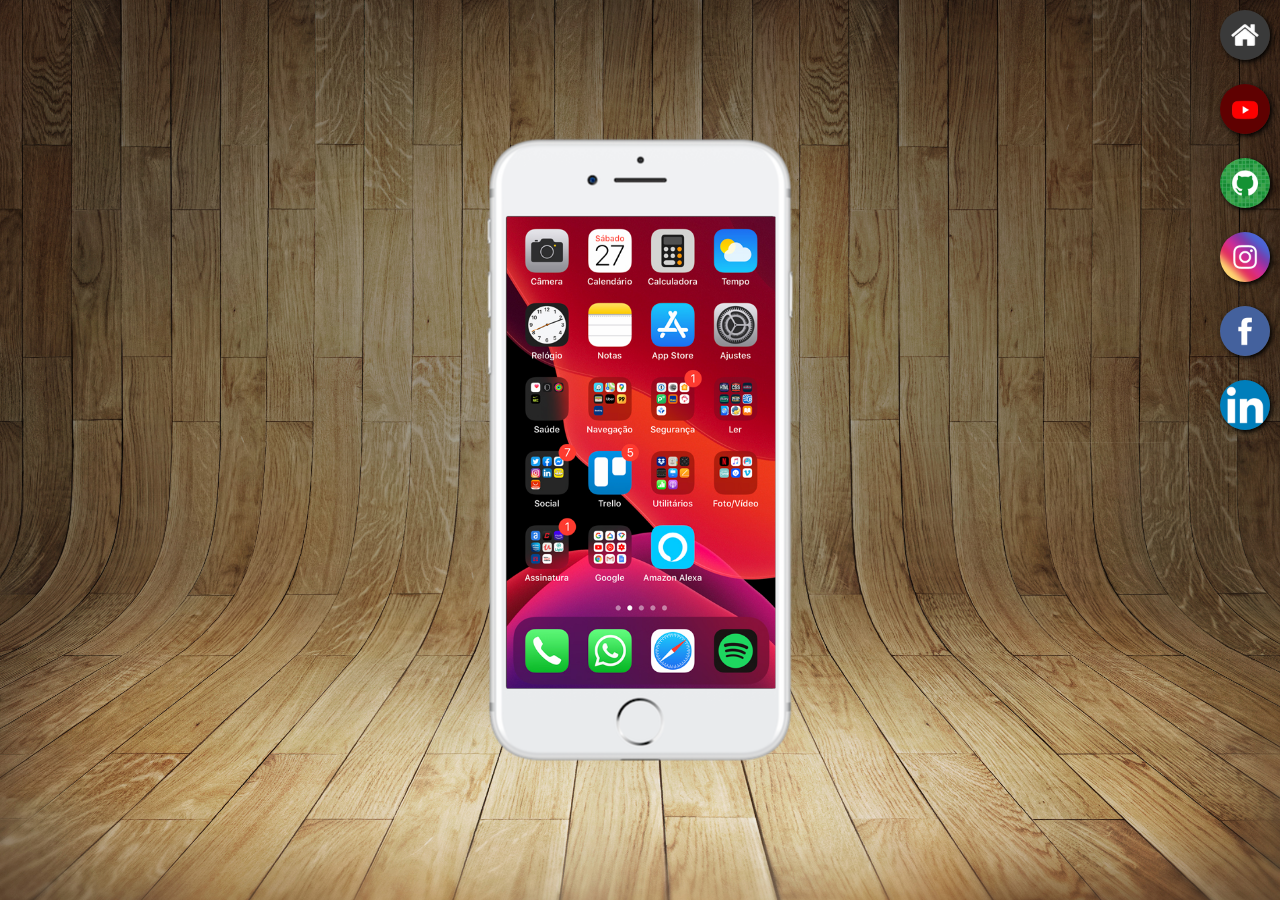
<file: index.html>
<!DOCTYPE html>
<html lang="pt-br">
<head>
    <meta charset="UTF-8">
    <meta name="viewport" content="width=device-width, initial-scale=1.0">
    <meta name="description" content="Projeto de Redes Sociais">
    <meta name="author" content="João C S Assis">
    <title>Projeto Redes Sociais</title>
    <link rel="shortcut icon" href="favicon.ico" type="image/x-icon">
    <link rel="stylesheet" href="estilos/styles.css">
</head>
<body>
    <main>
        <section id="telefone">
            <iframe src="home.html" name="tela" id="tela" frameborder="0">
                Seu navegador não é compatível com isso.
            </iframe>
        </section>
        <section id="redes-sociais">
            <a href="home.html" target="tela"><img src="imagens/logo-home.jpg" alt="Home"></a><br>
            <a href="youtube.html" target="tela"><img src="imagens/logo-youtube.jpg" alt="YouTube"></a><br>
            <a href="github.html" target="tela"><img src="imagens/logo-github.jpg" alt="GitHub"></a><br>
            <a href="instagram.html" target="tela"><img src="imagens/logo-instagram.jpg" alt="Instagram"></a><br>
            <a href="facebook.html" target="tela"><img src="imagens/logo-facebook.jpg" alt="FaceBook"></a><br>
            <a href="linkedin.html" target="tela"><img src="imagens/Logo-LinkedIn.jpg" alt="LinkedIn"></a>
        </section>
    </main>
</body>
</html>
</file>
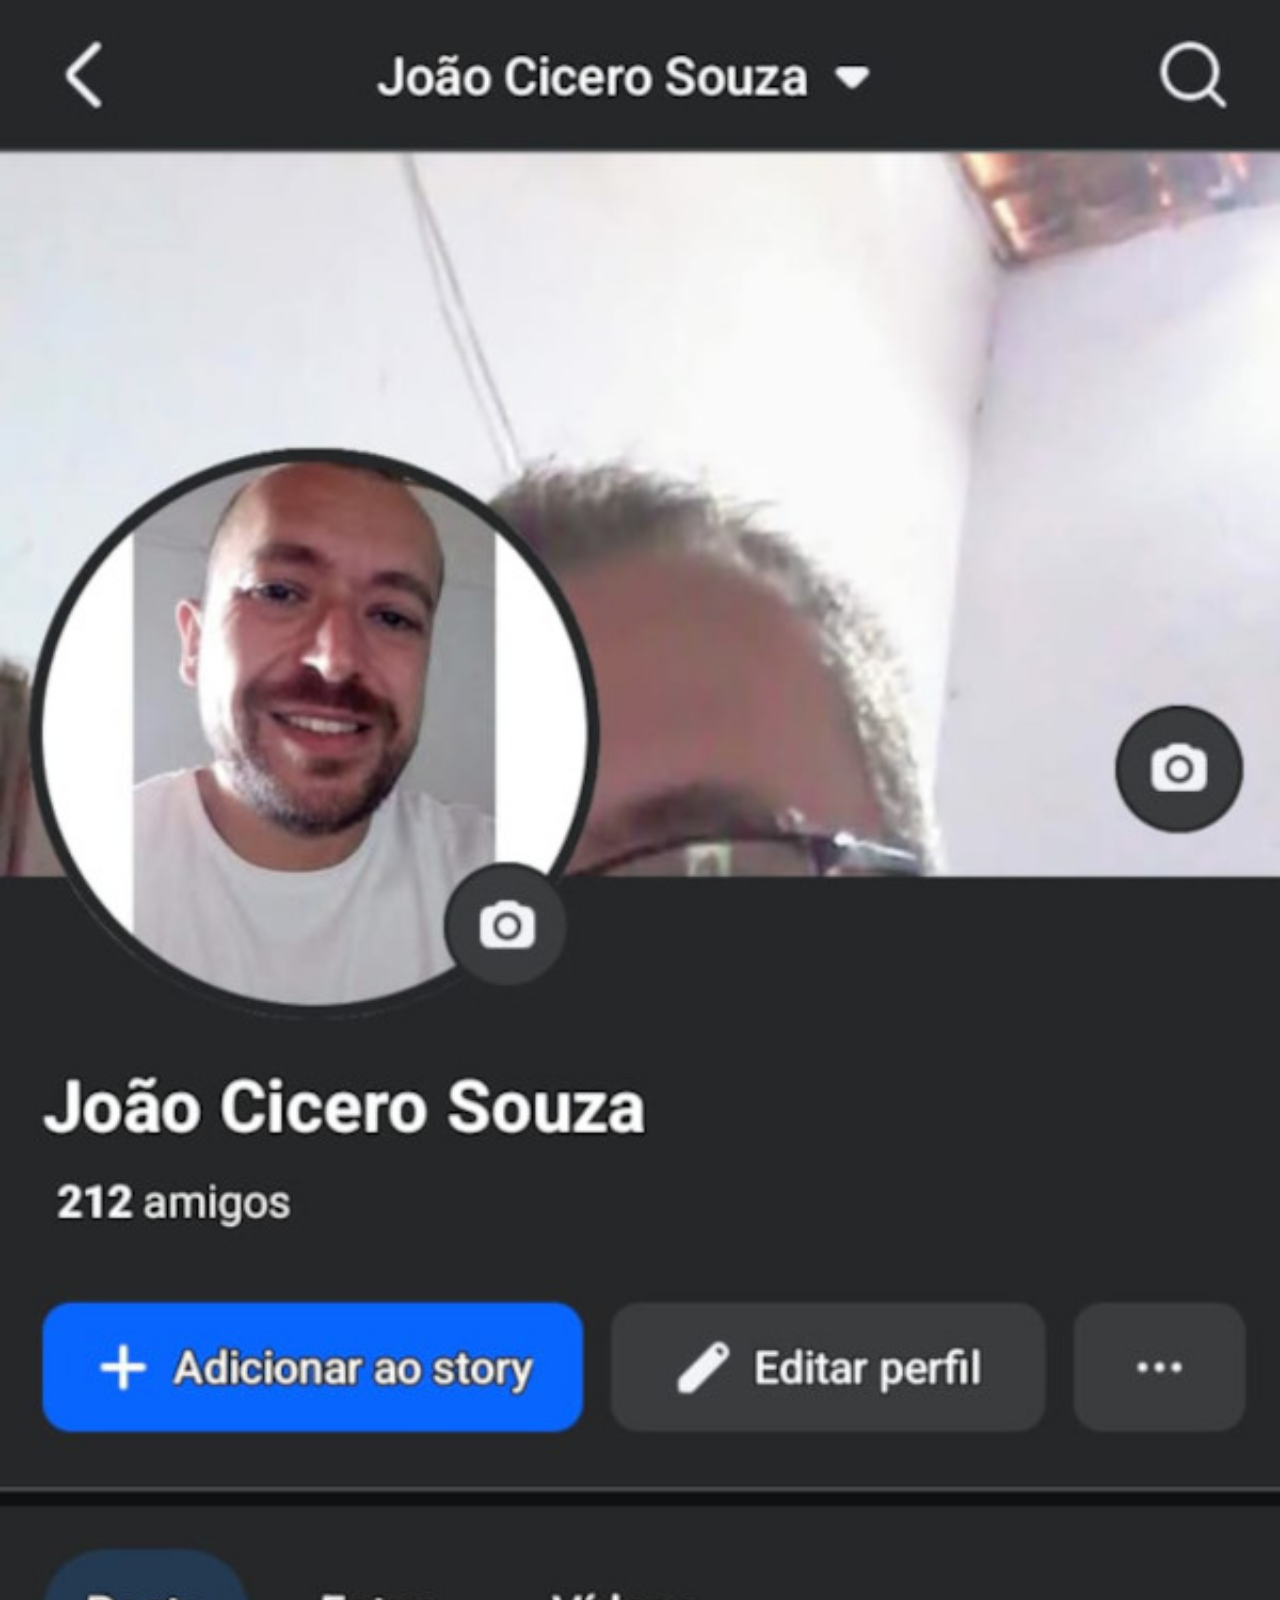
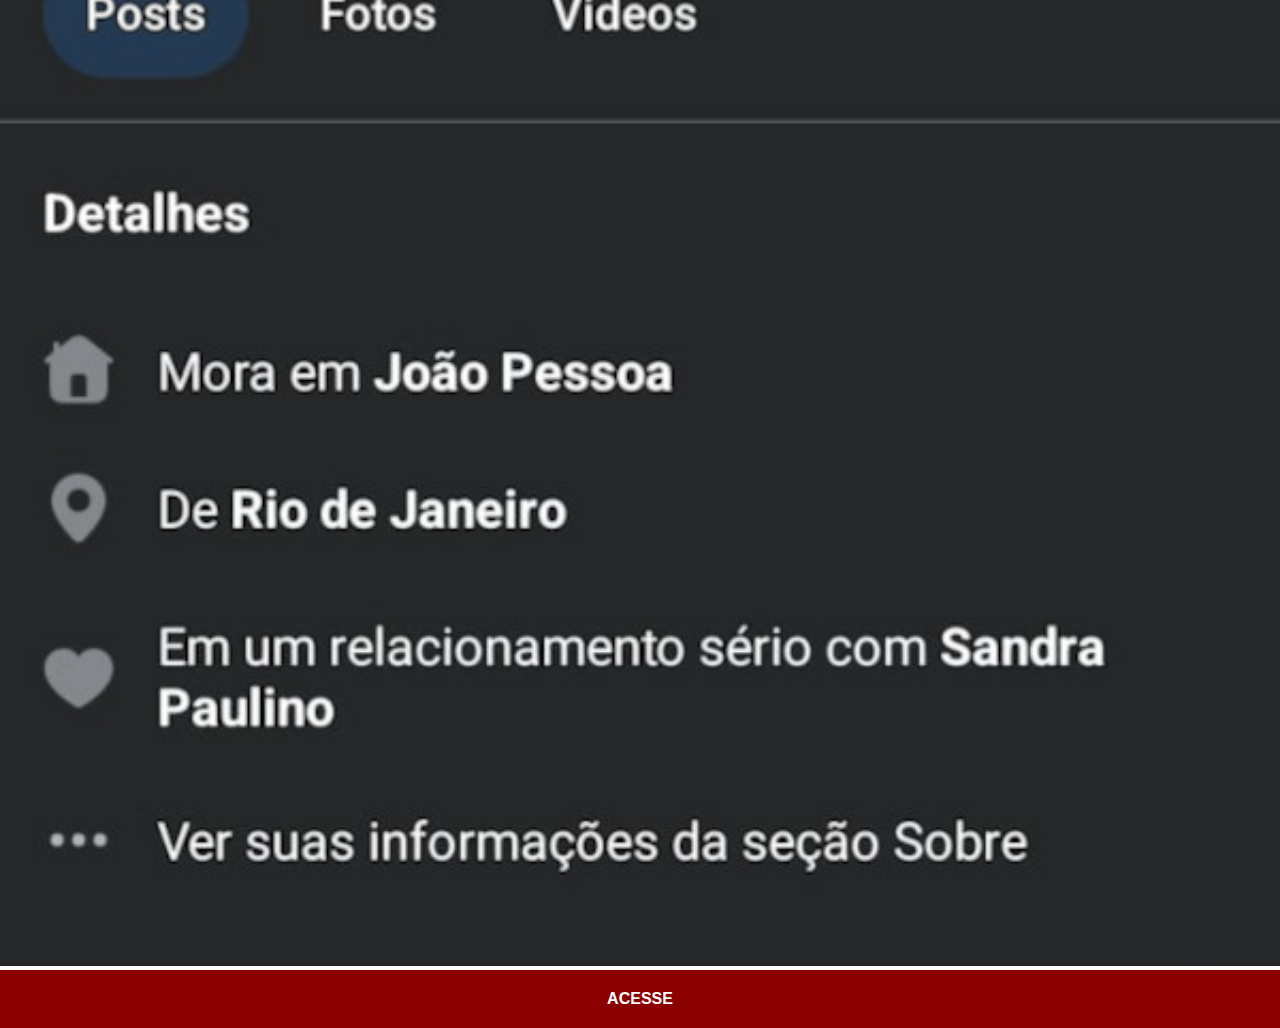
<file: facebook.html>
<!DOCTYPE html>
<html lang="pt-br">
<head>
    <meta charset="UTF-8">
    <meta name="viewport" content="width=device-width, initial-scale=1.0">
    <title>FaceBook</title>
    <link rel="stylesheet" href="estilos/social.css">
</head>
<body>
    <img src="imagens/tela-facebook1.jpg" alt="FaceBook">
    <a href="https://www.facebook.com/profile.php?id=100007498307164" target="_blank">ACESSE</a>
</body>
</html>
</file>
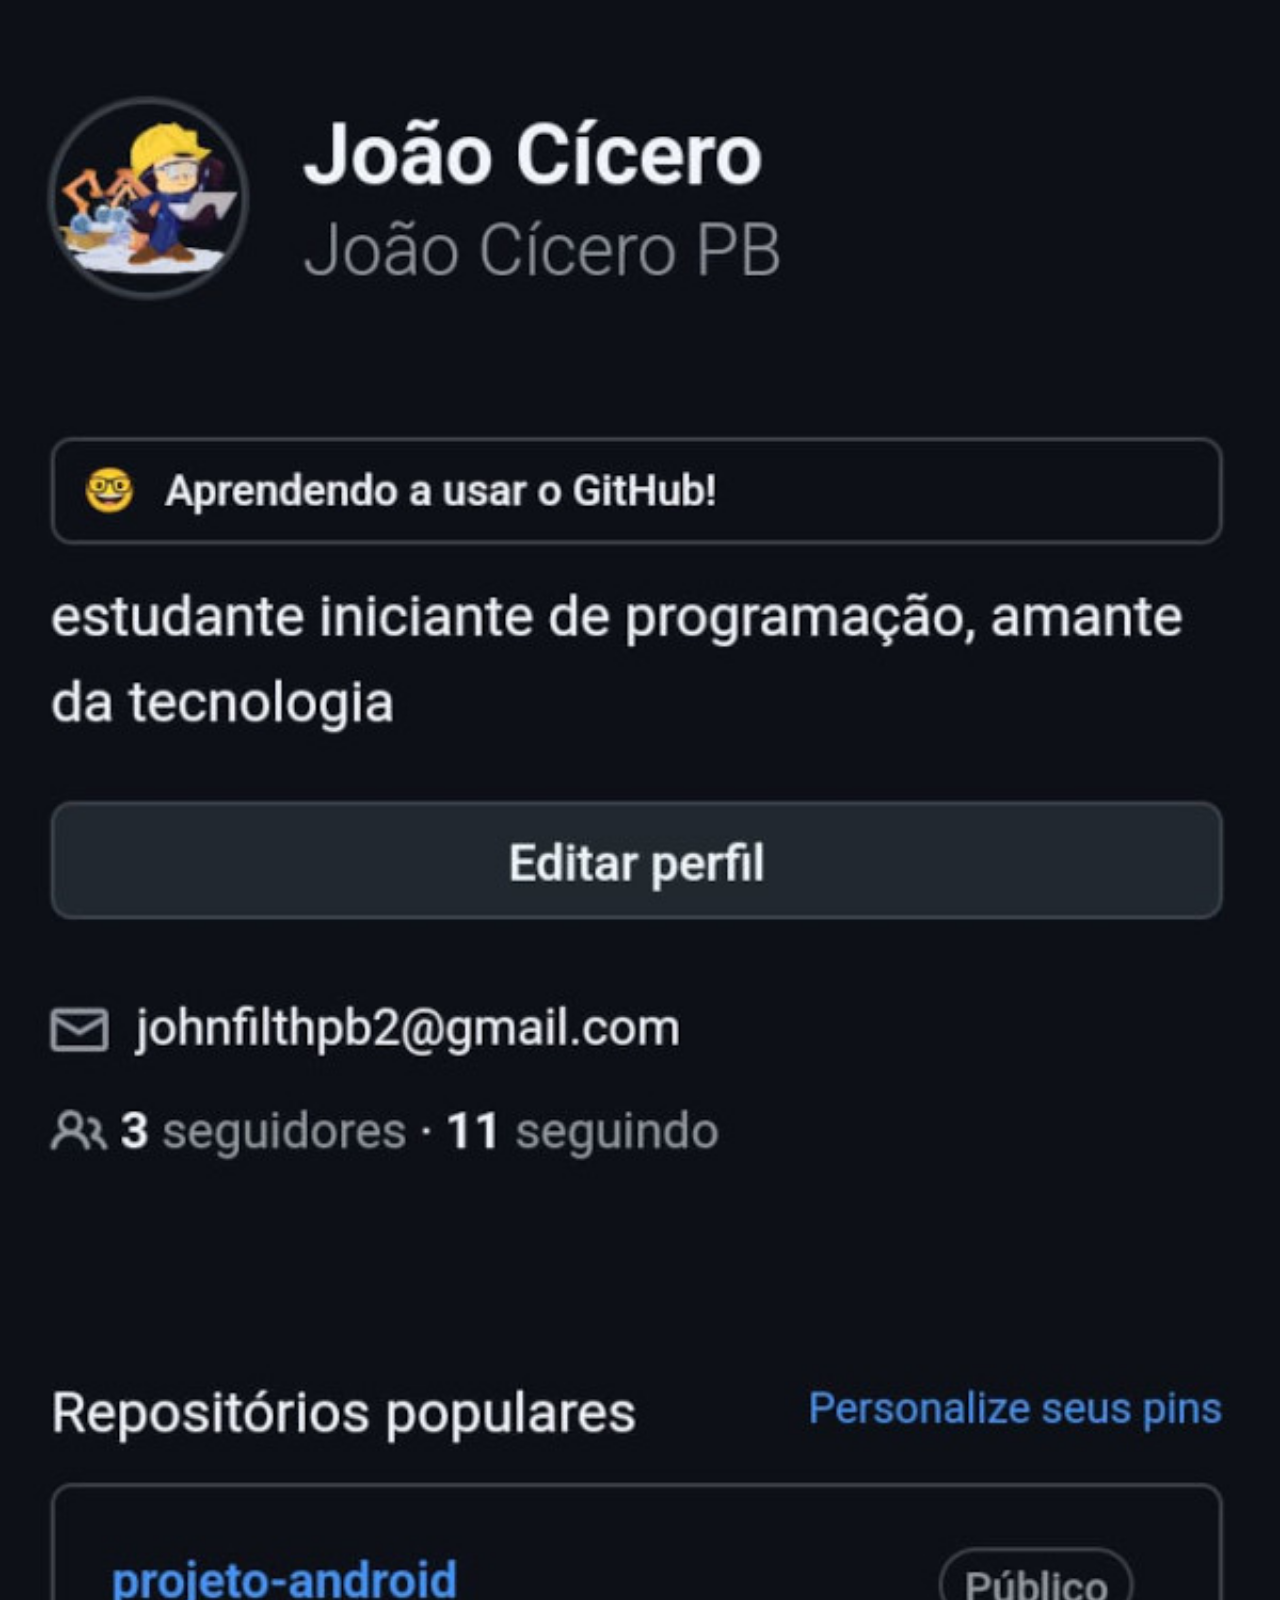
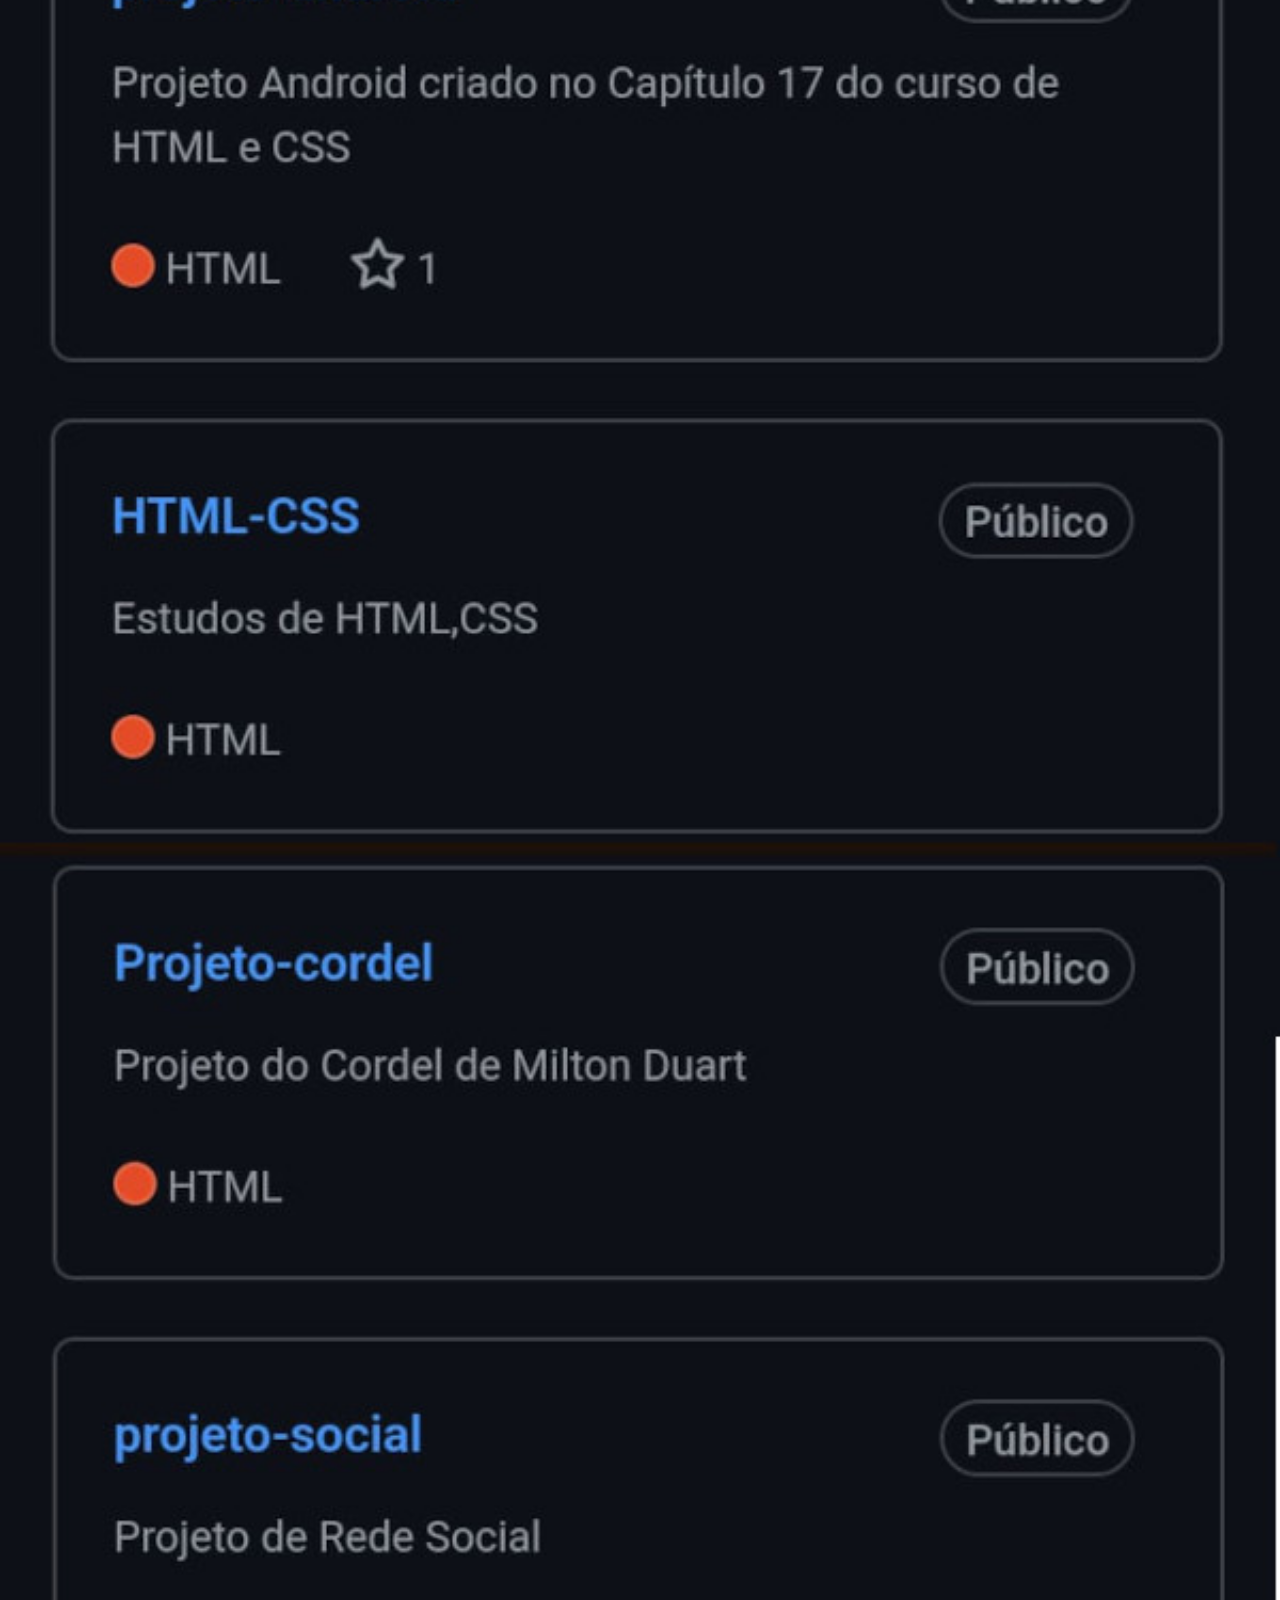
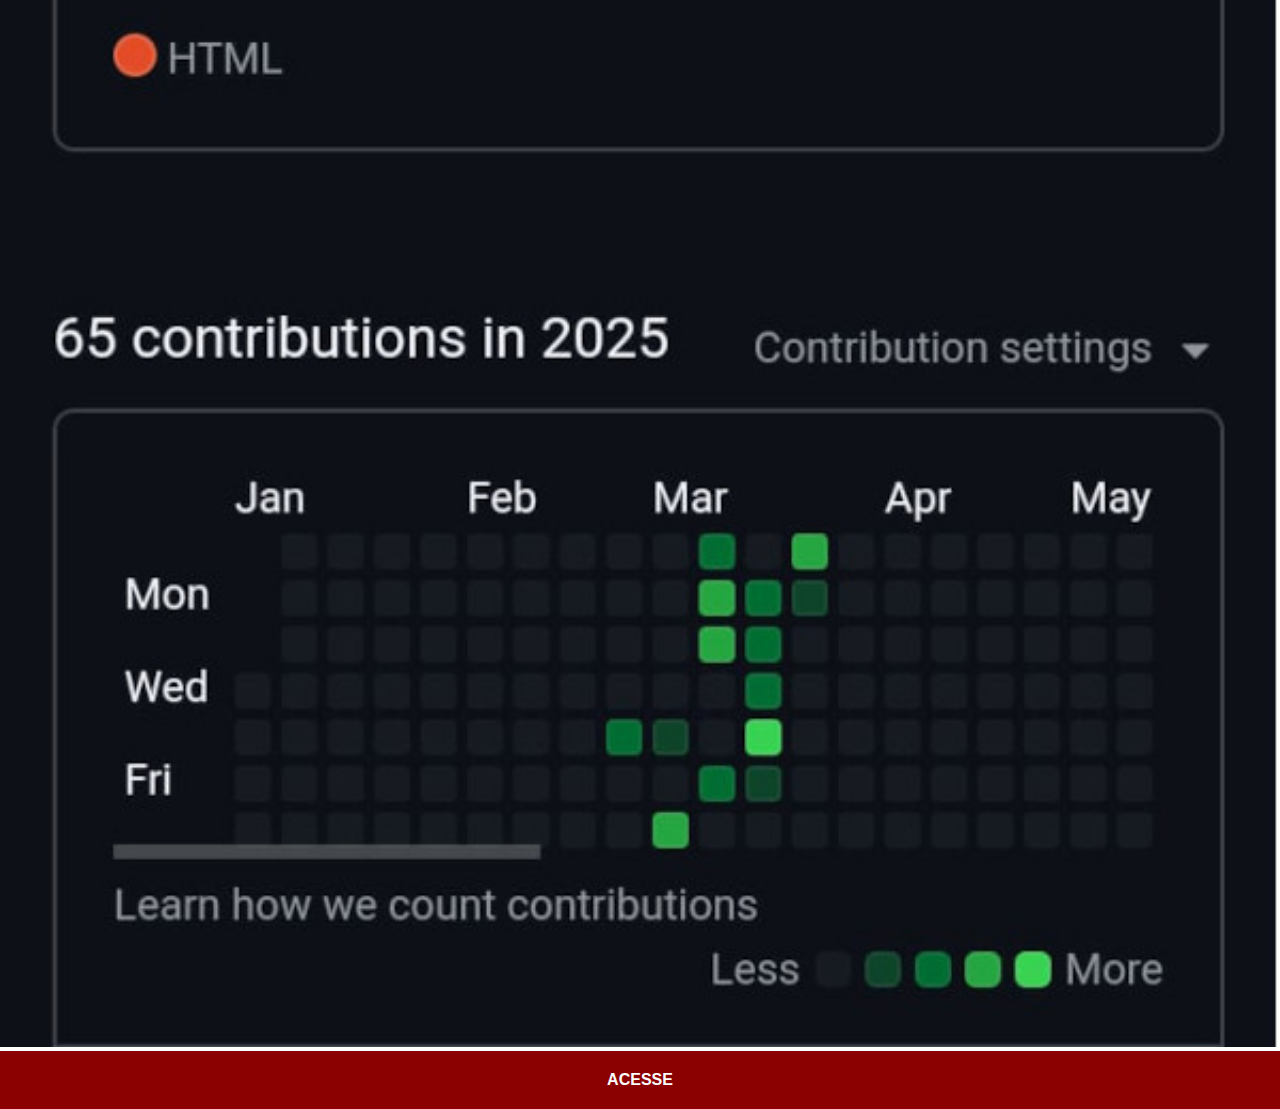
<file: github.html>
<!DOCTYPE html>
<html lang="pt-br">
<head>
    <meta charset="UTF-8">
    <meta name="viewport" content="width=device-width, initial-scale=1.0">
    <title>GitHub</title>
    <link rel="stylesheet" href="estilos/social.css">
</head>
<body>
    <img src="imagens/tela-github1.jpg" alt="GitHub">
    <a href="https://github.com/JoaoCiceroPB" target="_blank">ACESSE</a>
</body>
</html>
</file>
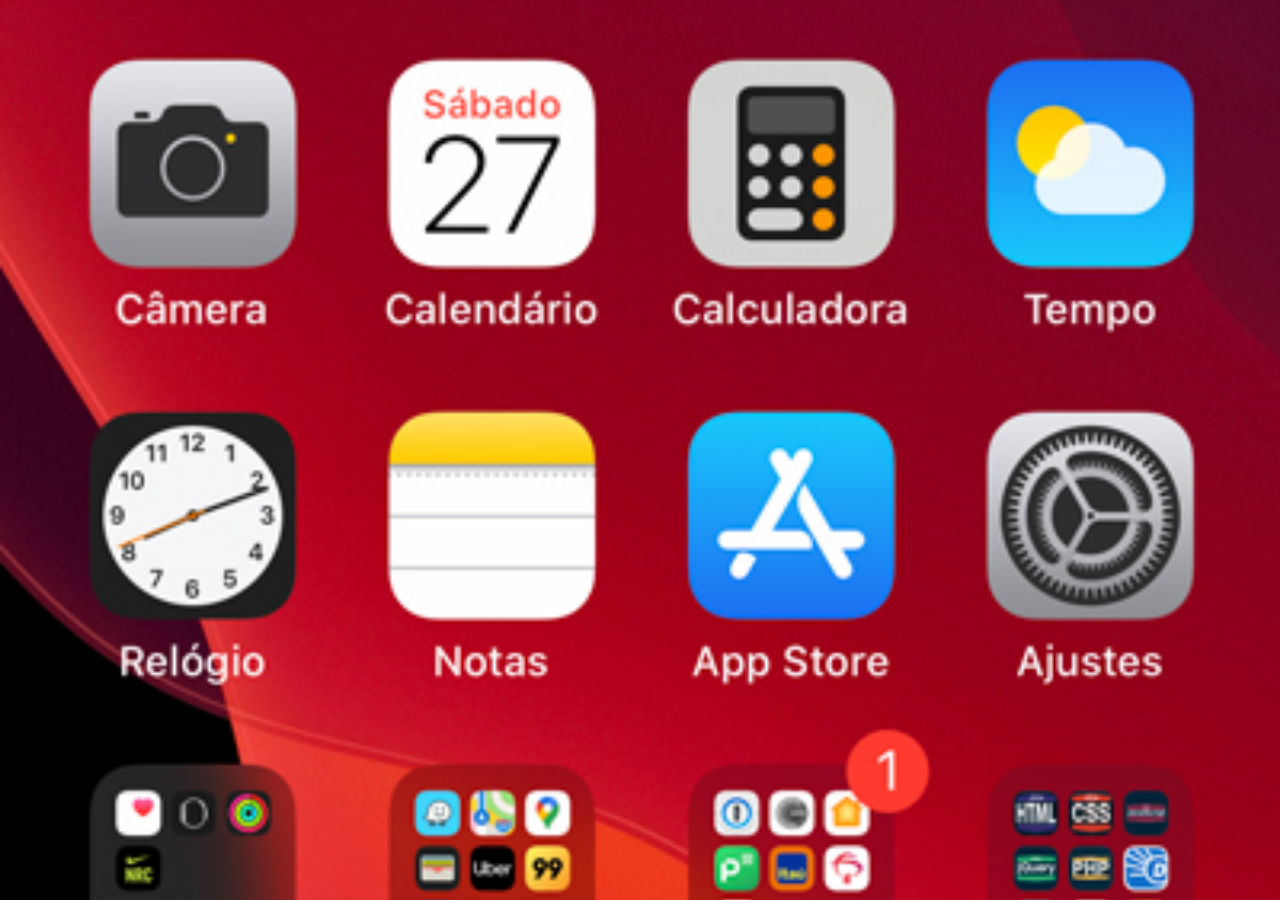
<file: home.html>
<!DOCTYPE html>
<html lang="pt-br">
<head>
    <meta charset="UTF-8">
    <meta name="viewport" content="width=device-width, initial-scale=1.0">
    <title>Home</title>
    <style>
        * {
            margin: 0;
            padding: 0;
        }

        body {
            width: 100vw;
            height: 100vh;
            background: black url('imagens/tela-home.jpg') no-repeat top;
            background-size: cover;        
        }
    </style>
</head>
<body>
    
</body>
</html>
</file>
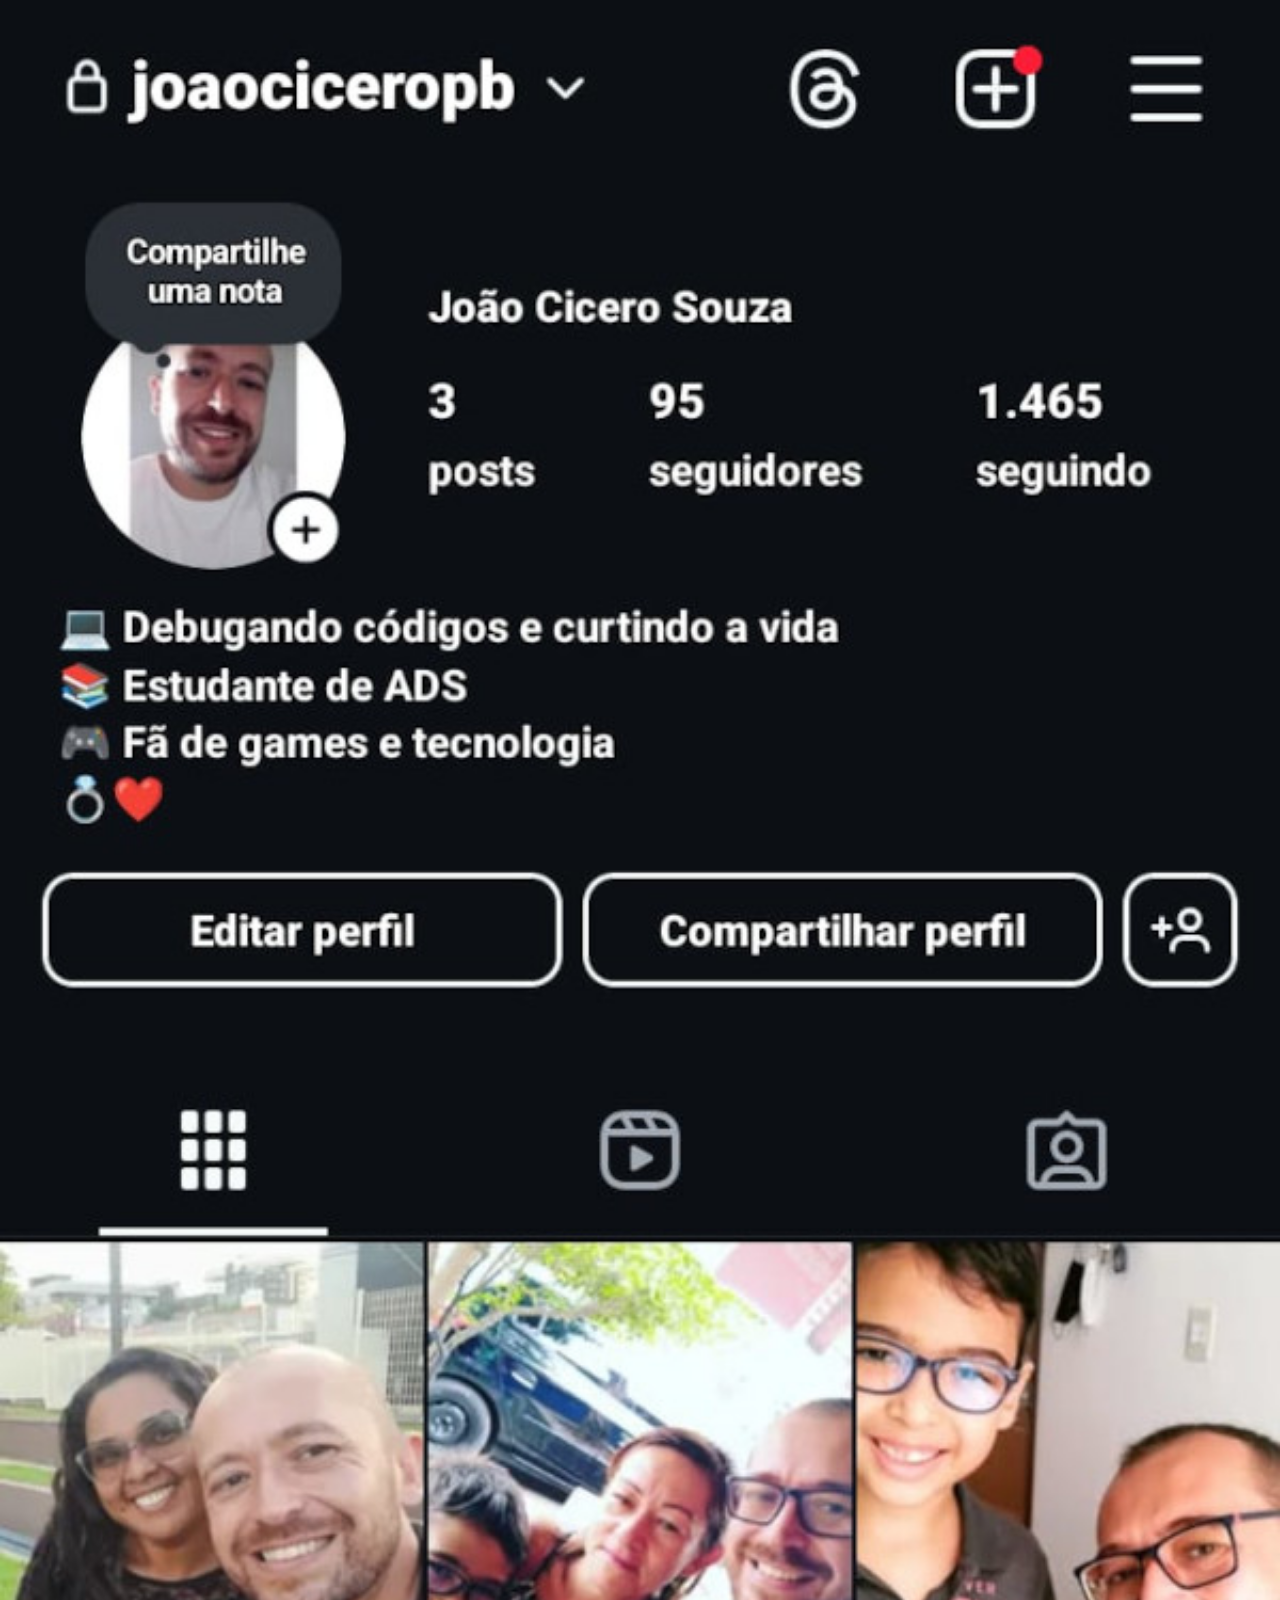
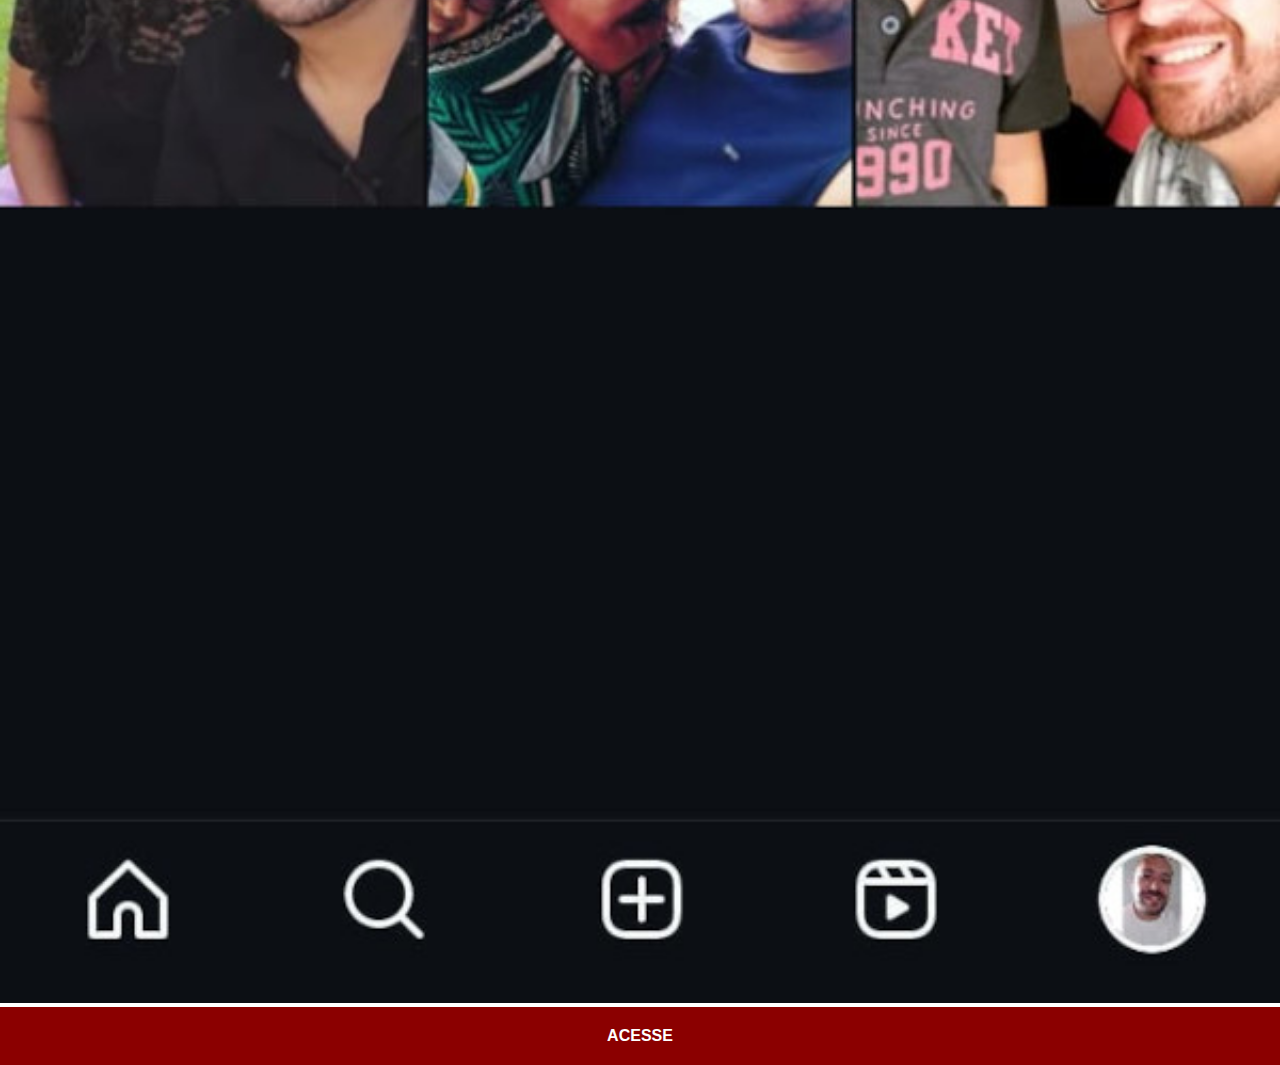
<file: instagram.html>
<!DOCTYPE html>
<html lang="pt-br">
<head>
    <meta charset="UTF-8">
    <meta name="viewport" content="width=device-width, initial-scale=1.0">
    <title>Instagram</title>
    <link rel="stylesheet" href="estilos/social.css">
</head>
<body>
    <img src="imagens/tela-instagram.jpg" alt="Instagram">
    <a href="https://www.instagram.com/joaociceropb/" target="_blank">ACESSE</a>
</body>
</html>
</file>
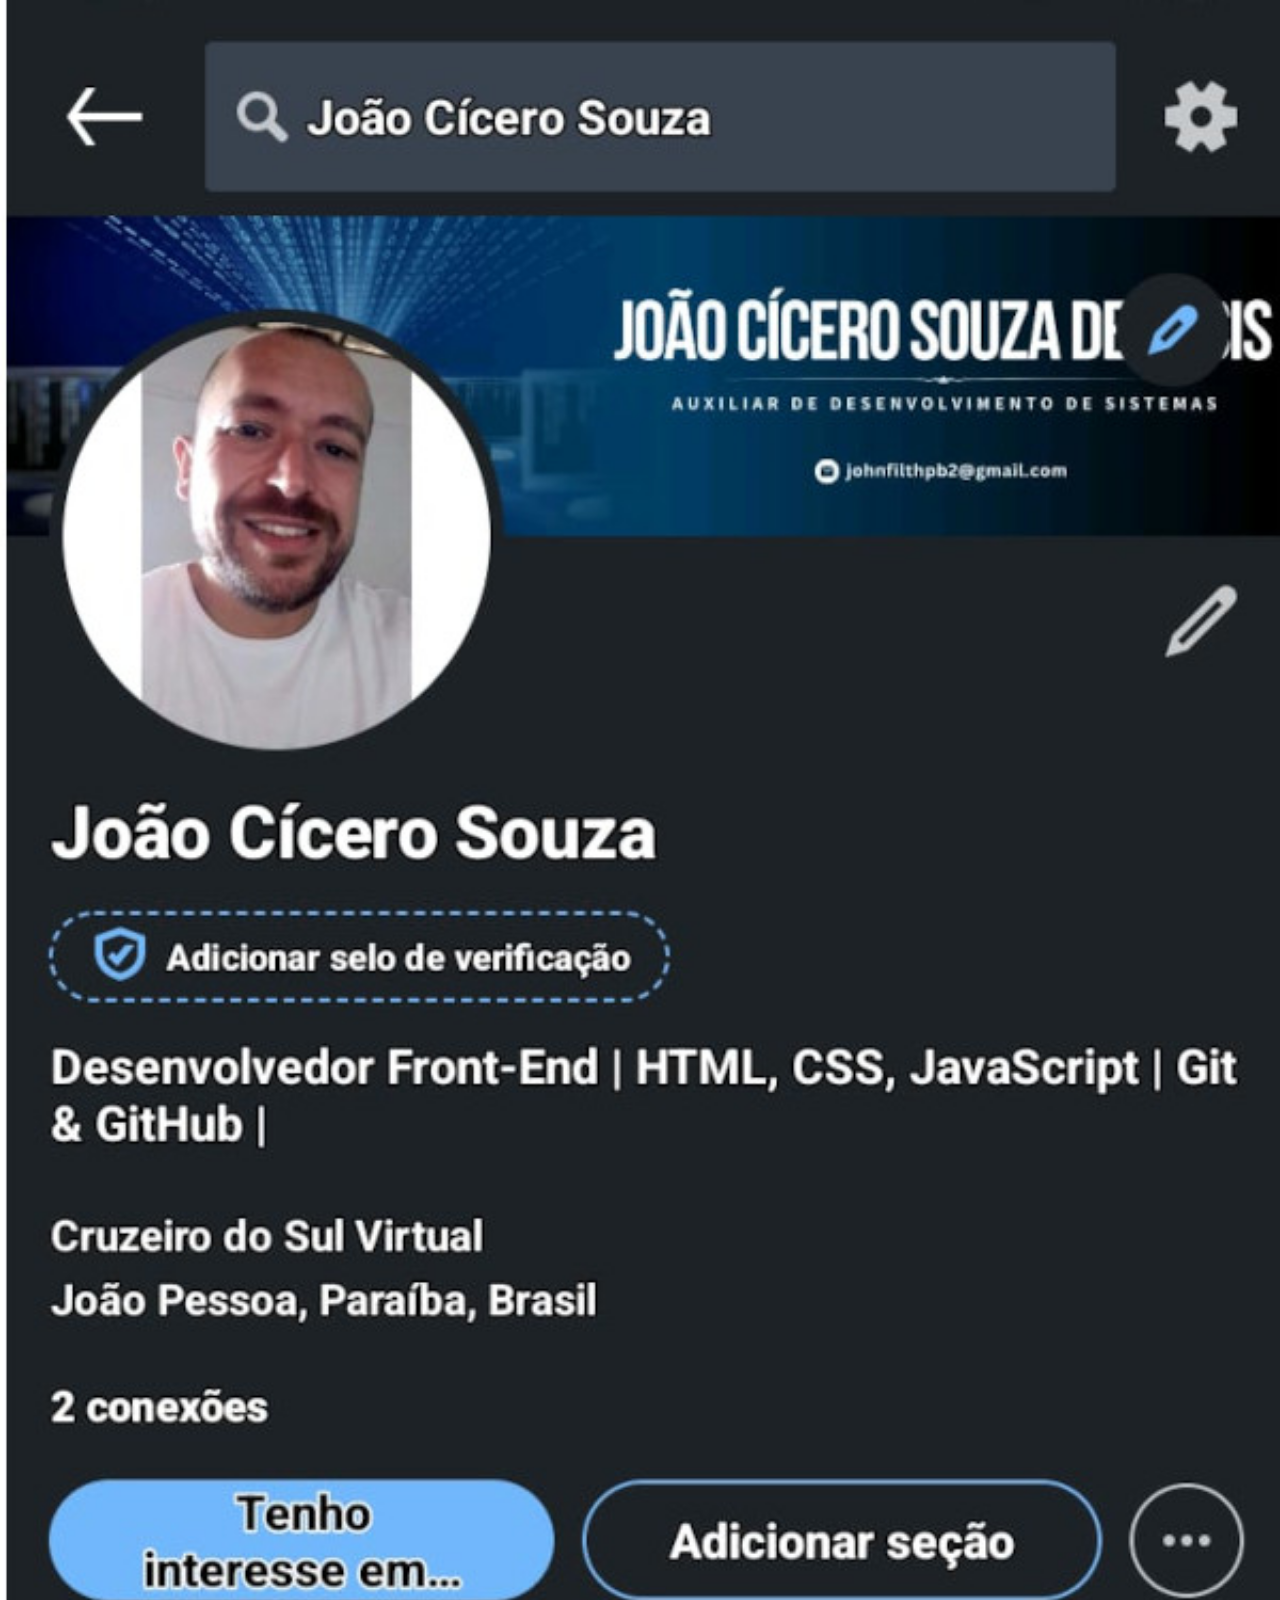
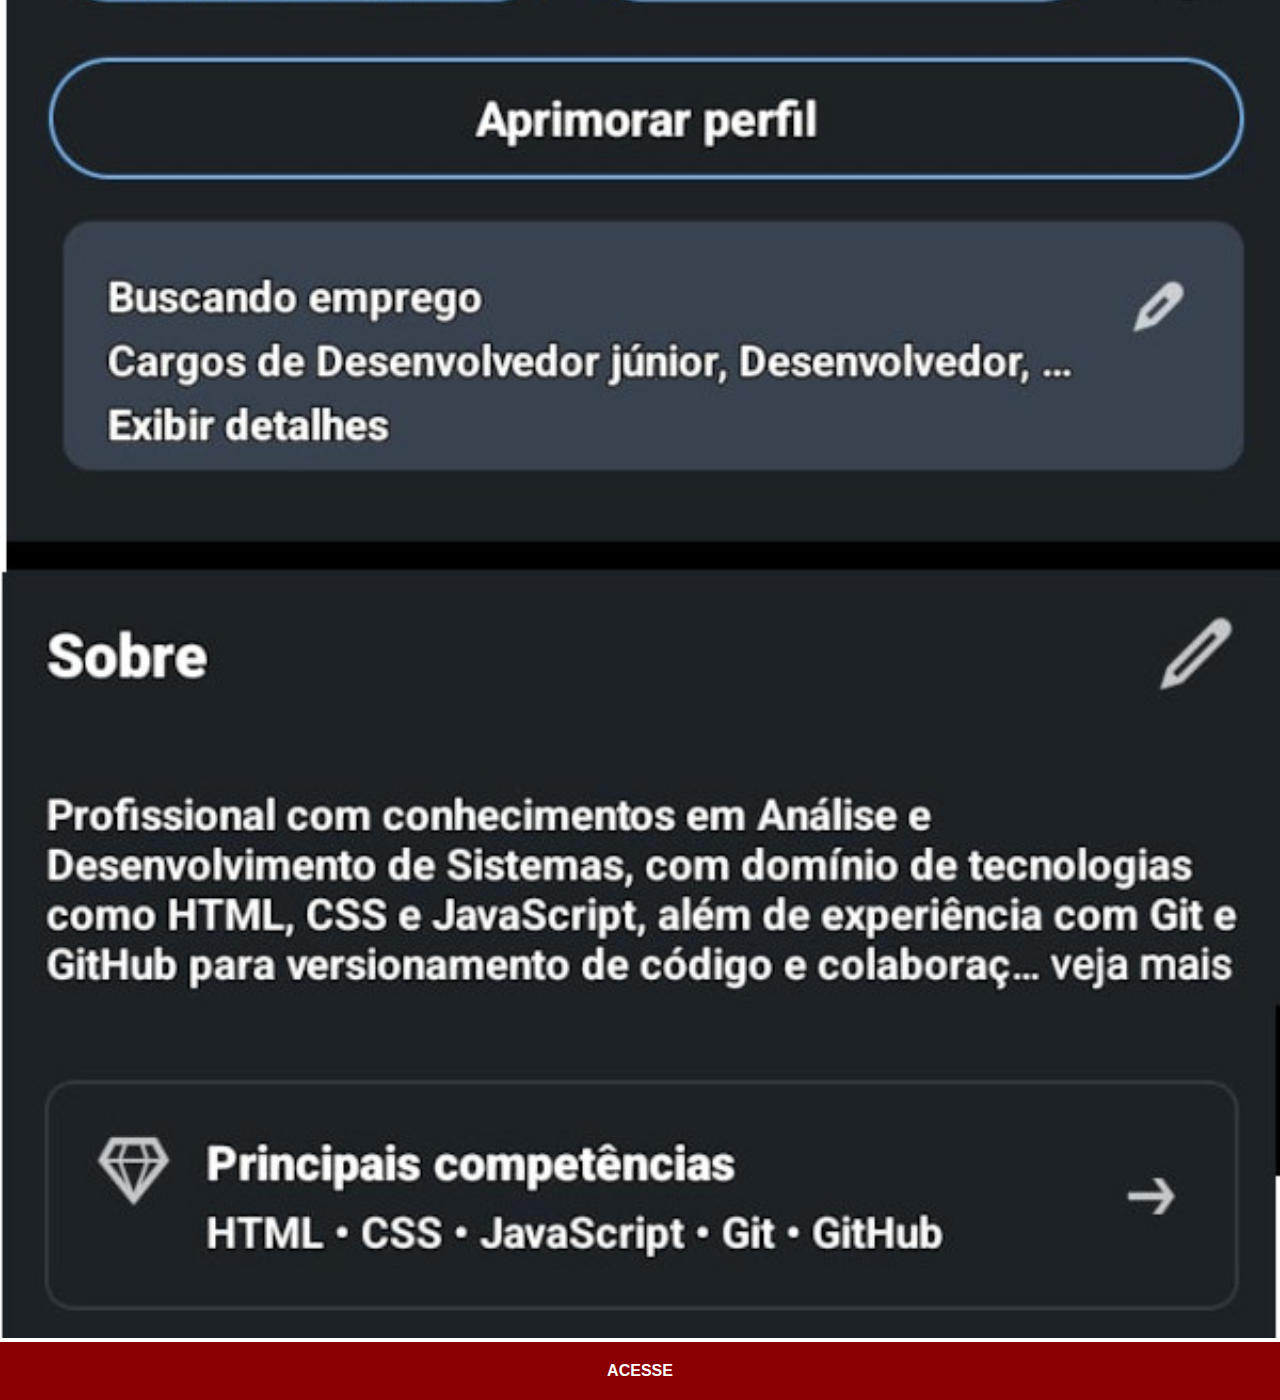
<file: linkedin.html>
<!DOCTYPE html>
<html lang="pt-br">
<head>
    <meta charset="UTF-8">
    <meta name="viewport" content="width=device-width, initial-scale=1.0">
    <title>Linkedin</title>
    <link rel="stylesheet" href="estilos/social.css">
</head>
<body>
    <img src="imagens/tela-linkedin.jpg" alt="LinkedIn">
    <a href="https://www.linkedin.com/in/joão-cícero-souza-4a0890323/" target="_blank">ACESSE</a>
</body>
</html>
</file>
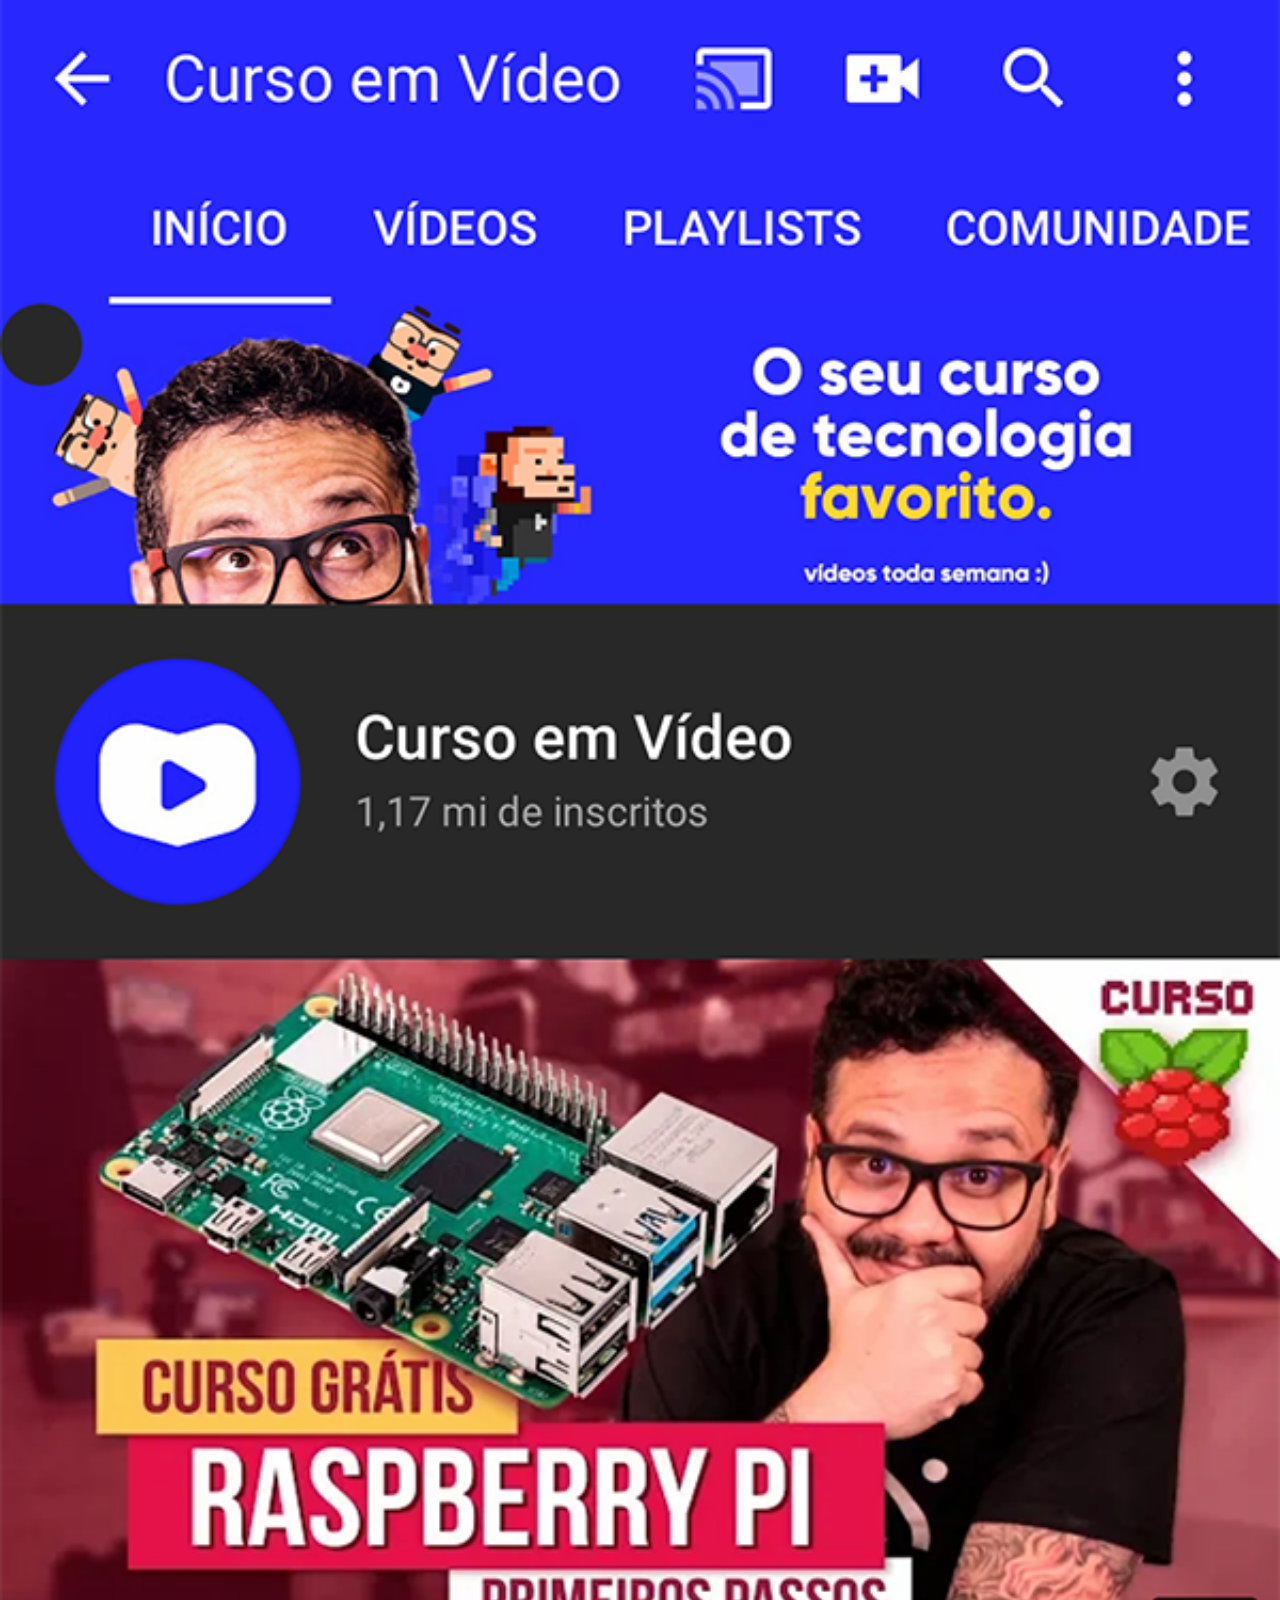
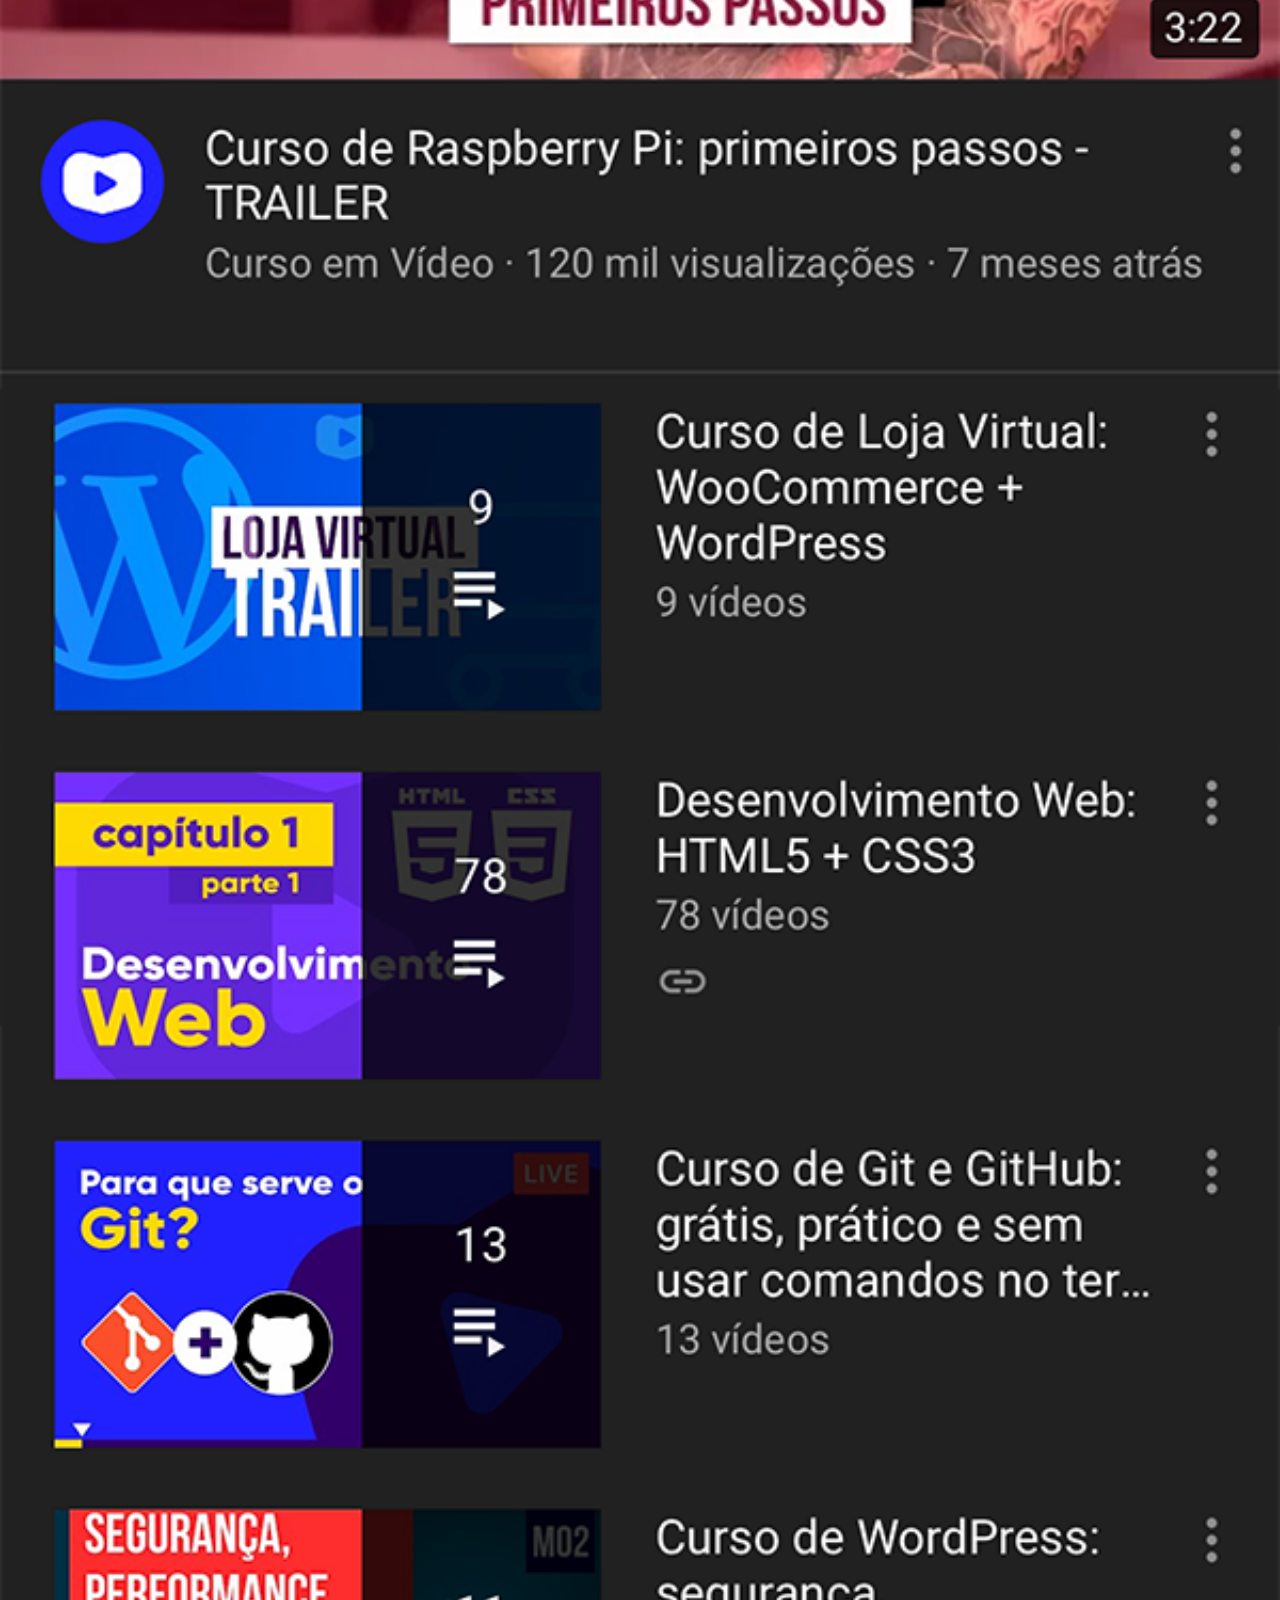
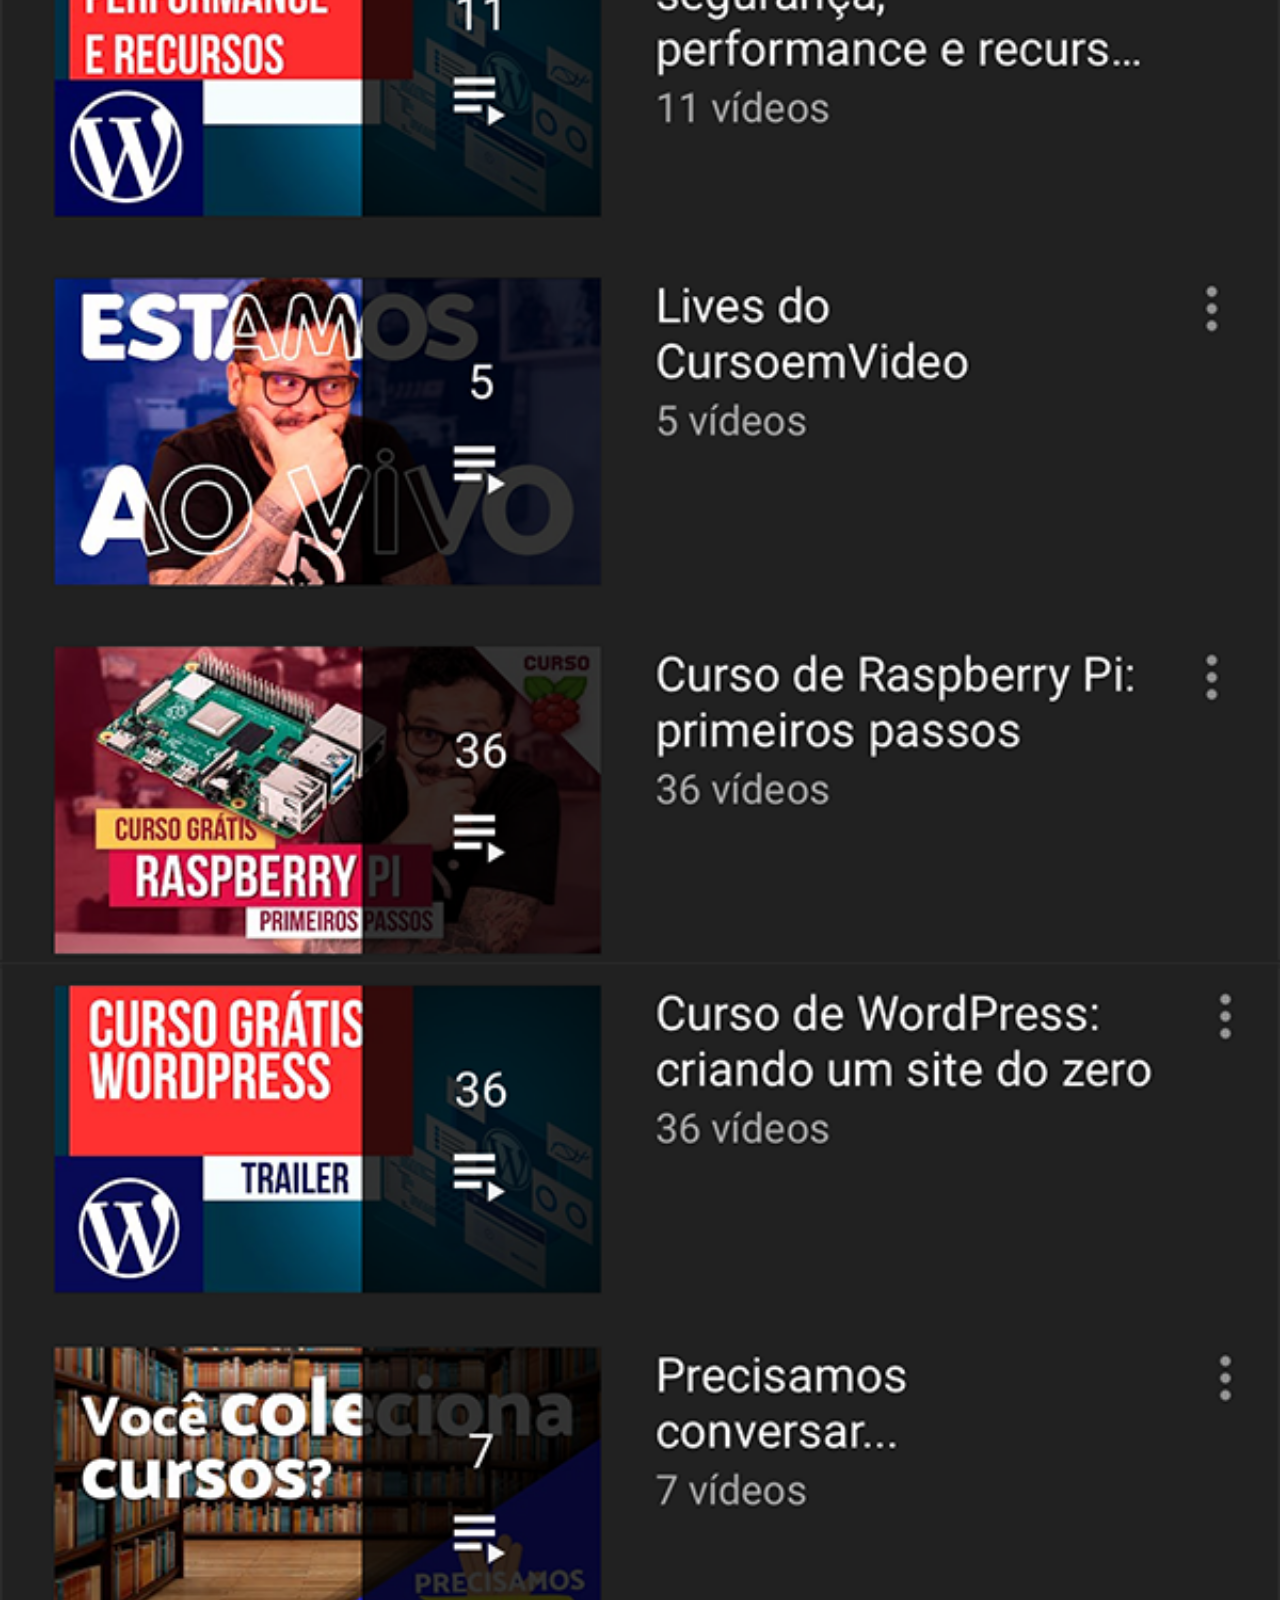
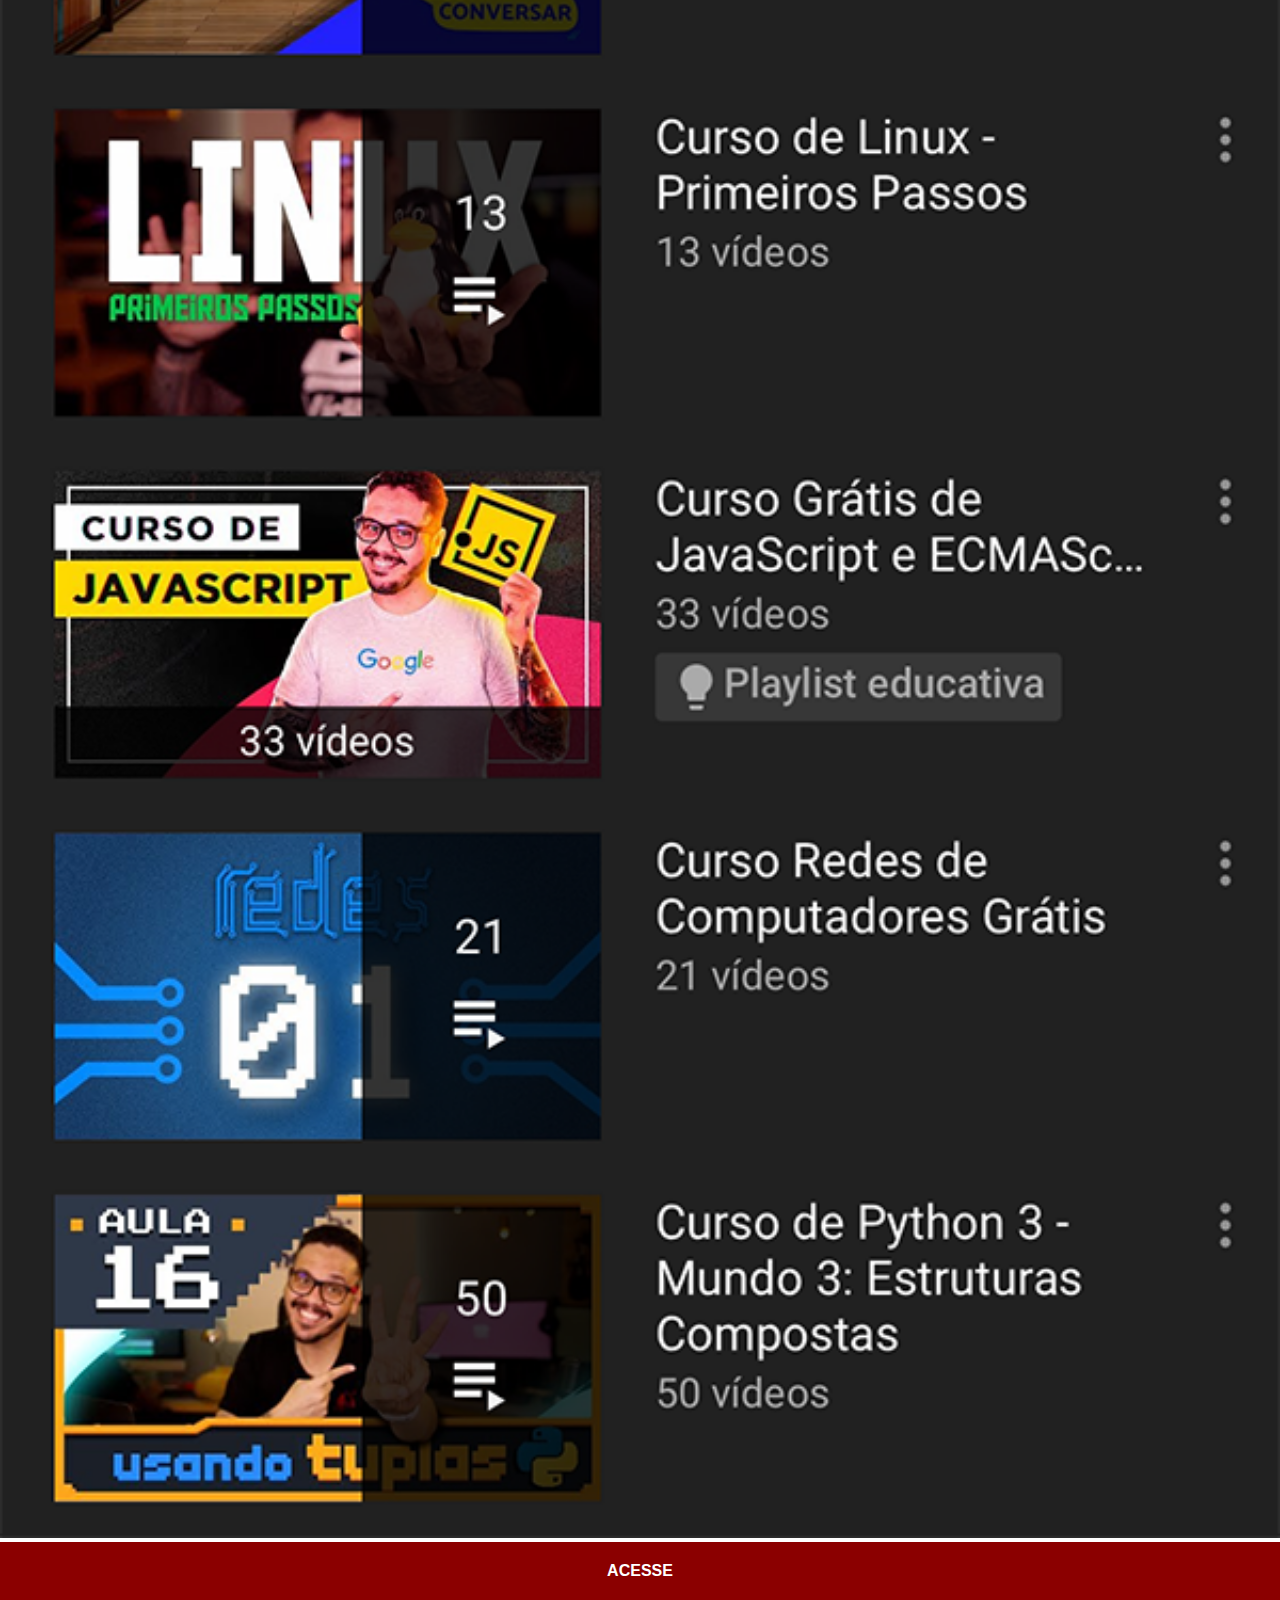
<file: youtube.html>
<!DOCTYPE html>
<html lang="pt-br">
<head>
    <meta charset="UTF-8">
    <meta name="viewport" content="width=device-width, initial-scale=1.0">
    <title>YouTube</title>
    <link rel="stylesheet" href="estilos/social.css">
</head>
<body>
    <img src="imagens/tela-youtube.png" alt="Youtube">
    <a href="https://www.youtube.com/cursoemvideo/playlists" target="_blank">ACESSE</a>
</body>
</html>
</file>
<file: estilos/styles.css>
@charset "utf-8";

* {
  margin: 0;
  padding: 0;
  font-family: Arial, Helvetica, sans-serif;
}

html {
    height: 100vh;
    width: 100vw;
    background-color: black;
}

main {
    height: 100vh;
    position: relative;
}

body {
    background: url('../imagens/fundo-madeira.jpg') no-repeat top center;
    background-size: cover;
    background-attachment: fixed;
}

section#telefone {
    position: absolute;
    top: 50%;
    left: 50%;
    transform: translate(-50%, -50%);

    height: 627px;
    width: 311px;
    background: url("..//imagens/frame-iphone.png")no-repeat;
}

iframe#tela {
   position: relative;
   top: 80px;
   left: 22px;
   width: 269px;
   height: 472px;
}

section#redes-sociais {
    text-align: right;
}

section#redes-sociais img {
    width: 50px;
    margin: 10px;
    border-radius: 50%;
    box-shadow: 2px 2px 5px rgb(0, 0, 0);
    box-sizing: border-box;
}

section#redes-sociais img:hover {
    border: 2px solid rgba(255, 255, 255, 0.5);
    transform: translate(-3px, -3px);
    box-shadow: 5px 5px 10px black;
    transition: transform .5s, border .5s;
}
</file>
<file: estilos/social.css>
@charset "utf-8";

*       {
            margin: 0;
            padding: 0;
            font-family: Arial, Helvetica, sans-serif;
        }

        ::webkit-scrollbar {
            width: 0px;
            height: 0px;
        }

        img {
            width: 100vw;
        }

        a {
            display: block;
            background-color: darkred;
            color: white;
            padding: 20px;
            text-align: center;
            font-weight: bold;
            text-decoration: none;
        }

        a:hover {
            background-color: red;
        }
</file>
